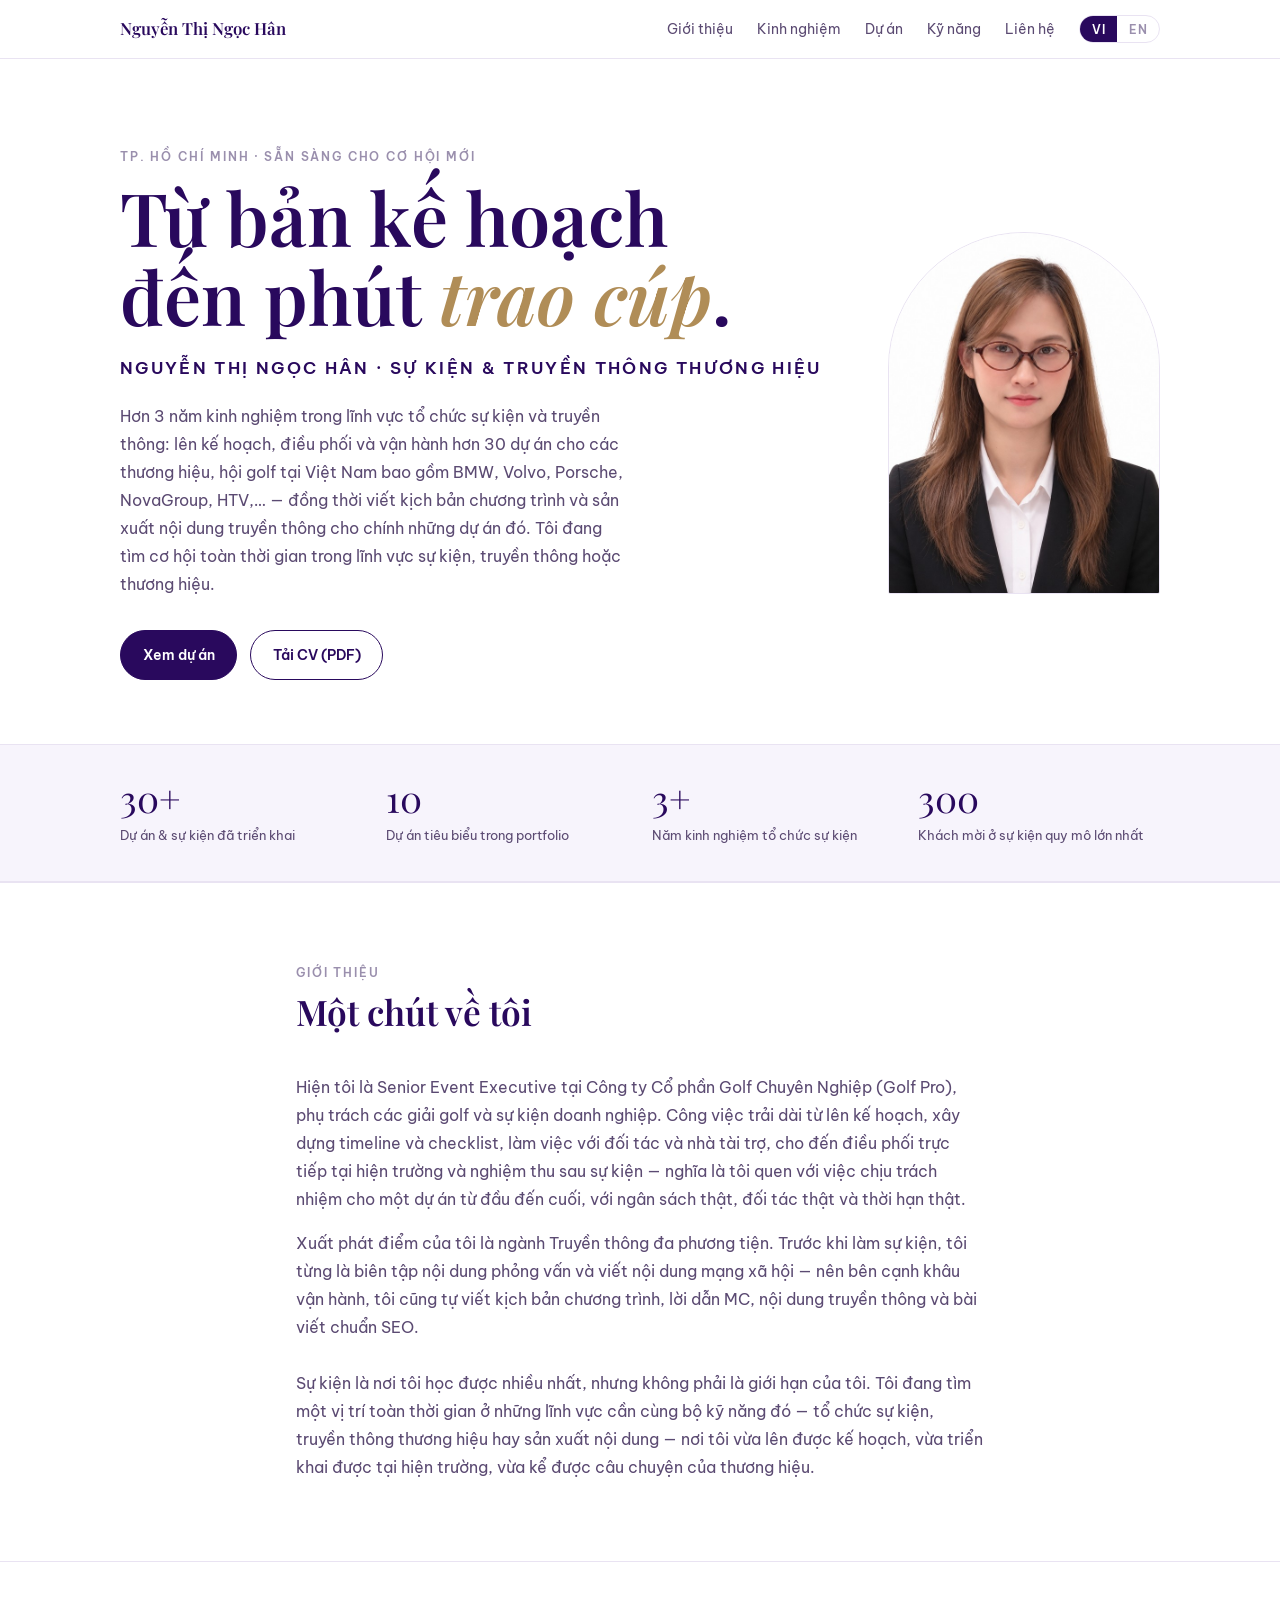
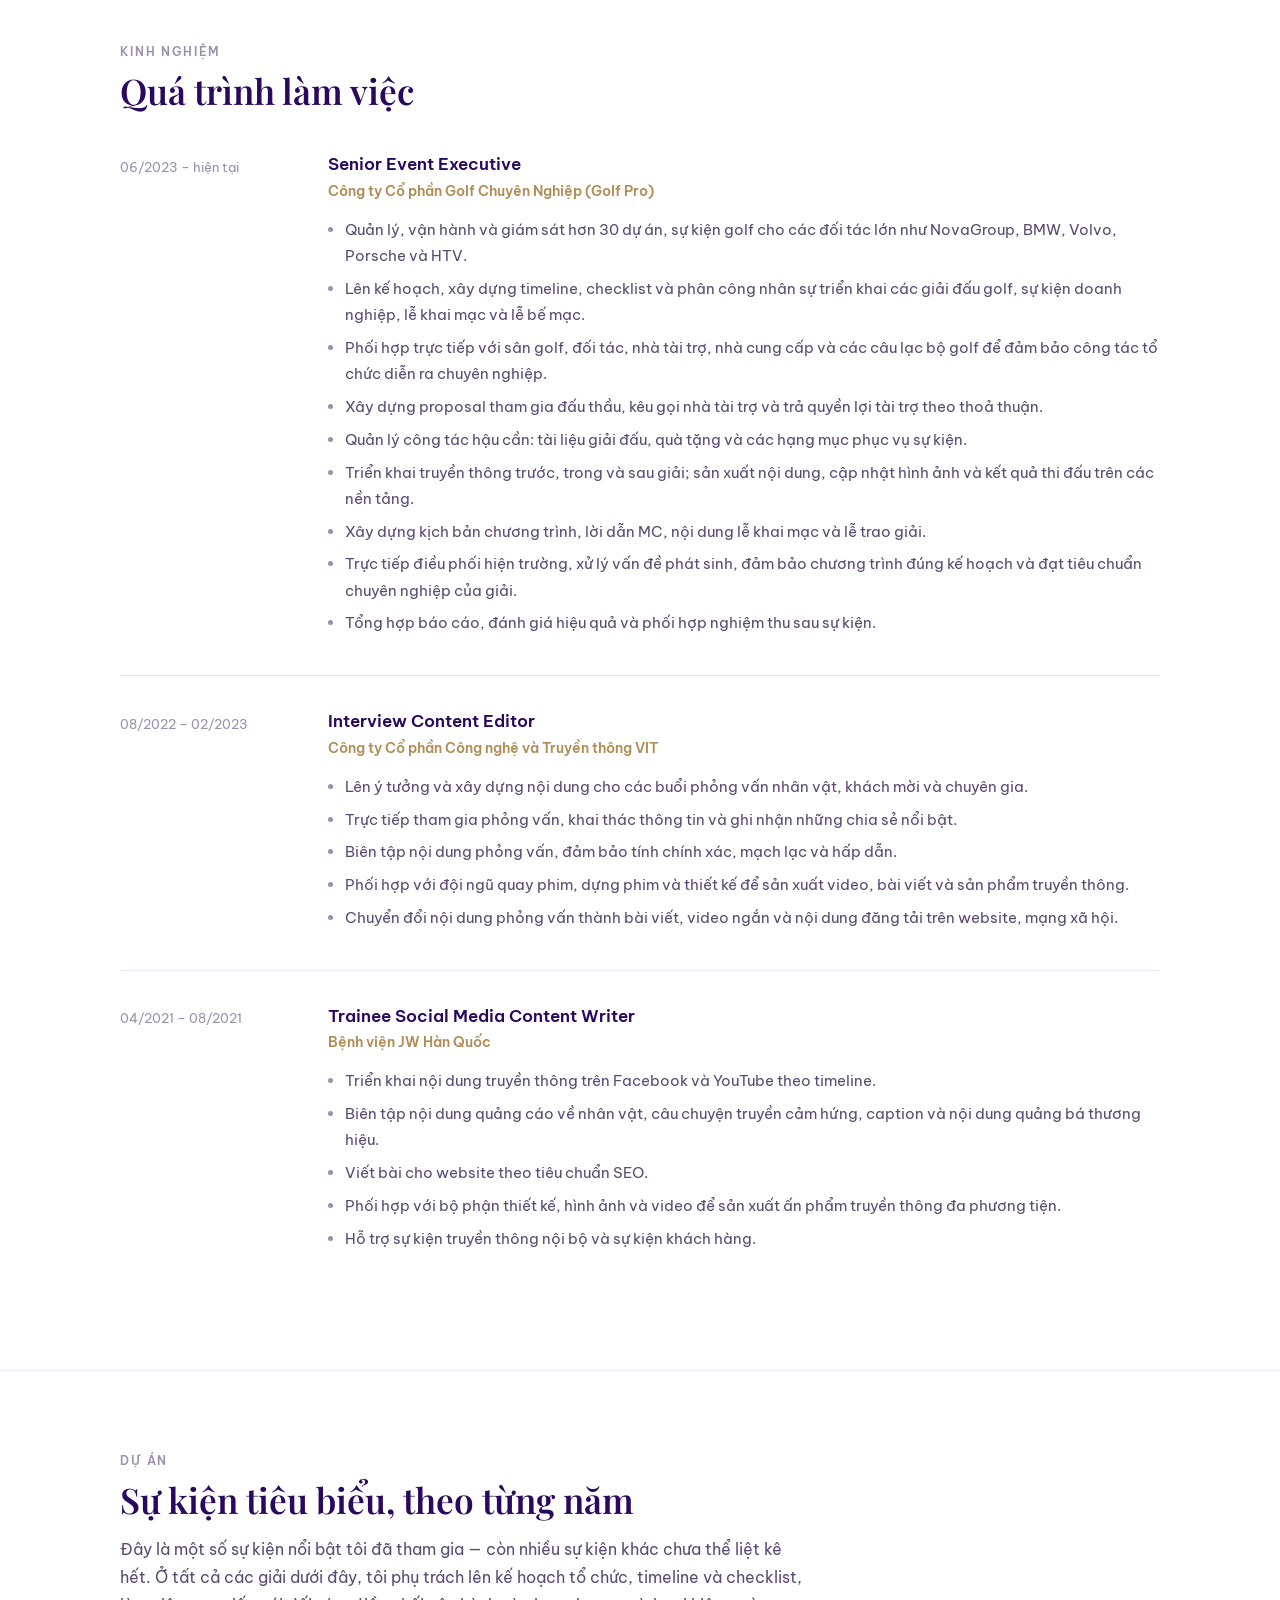
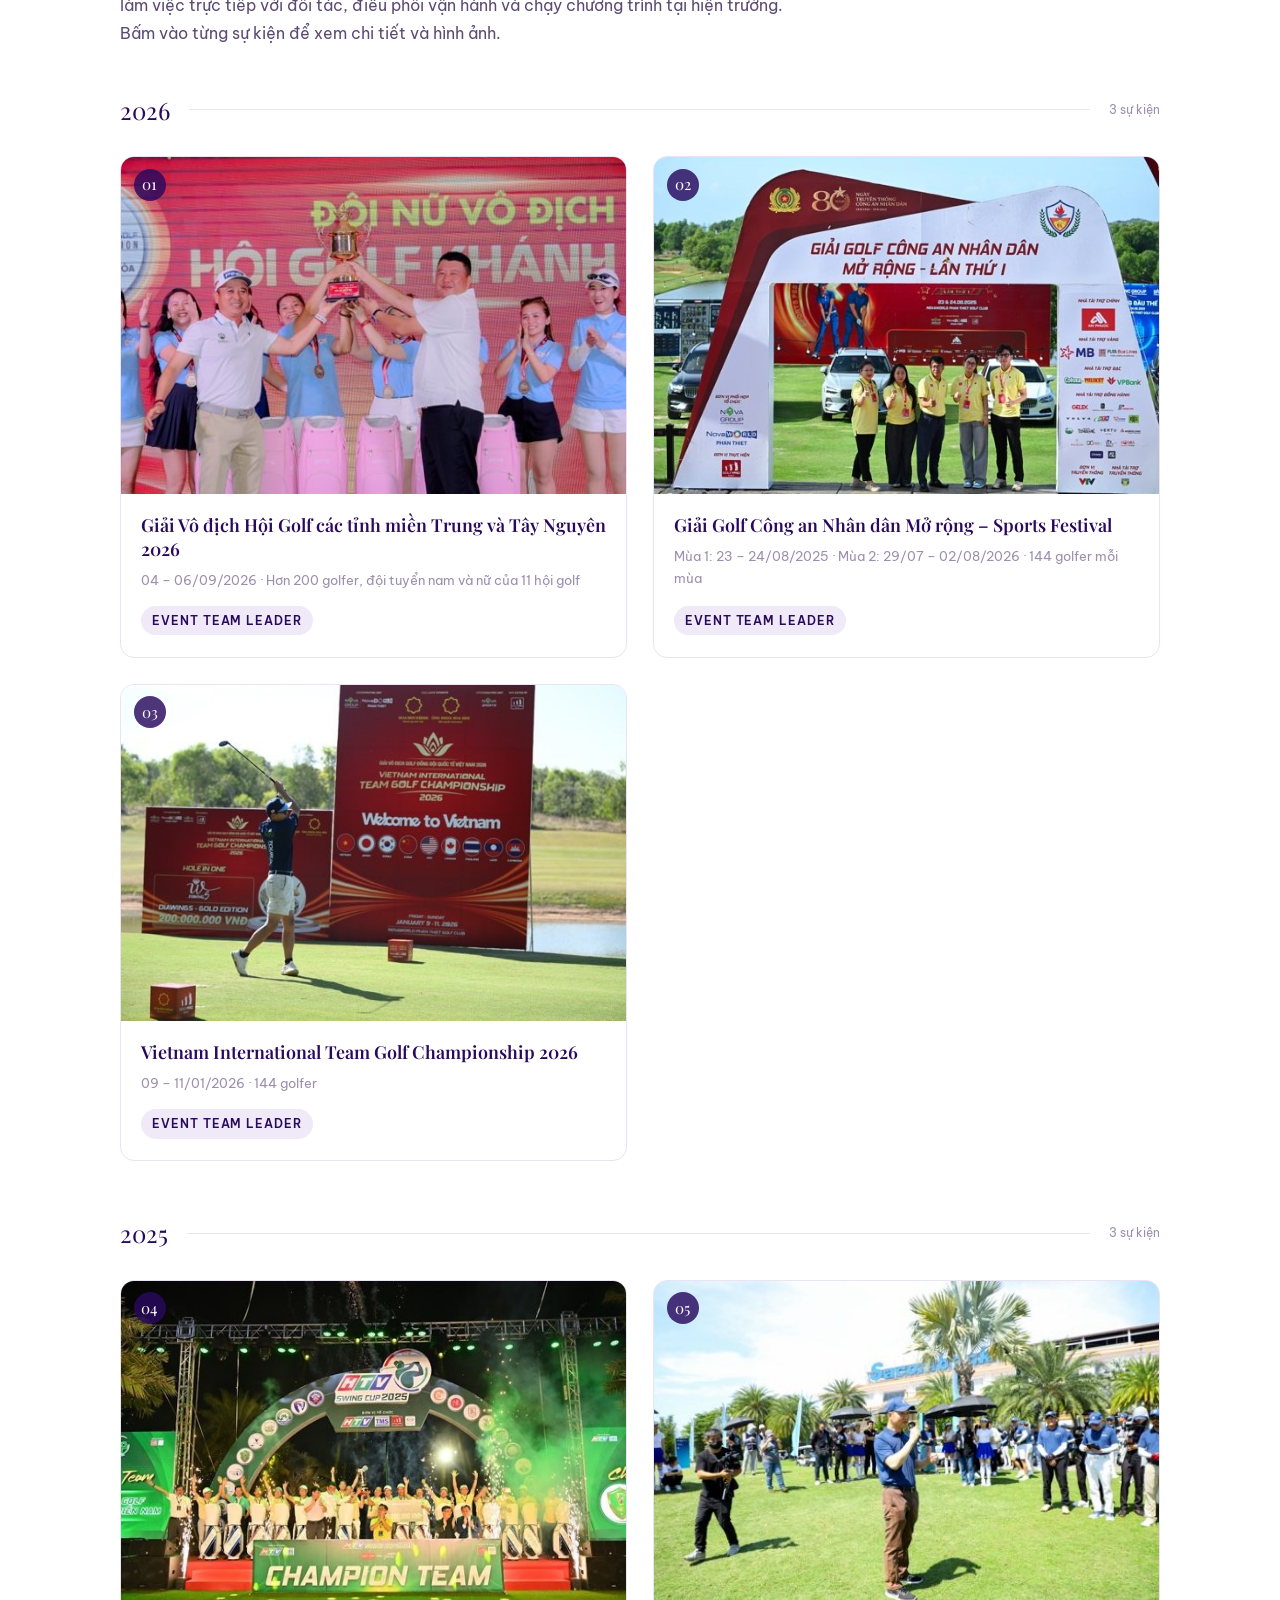
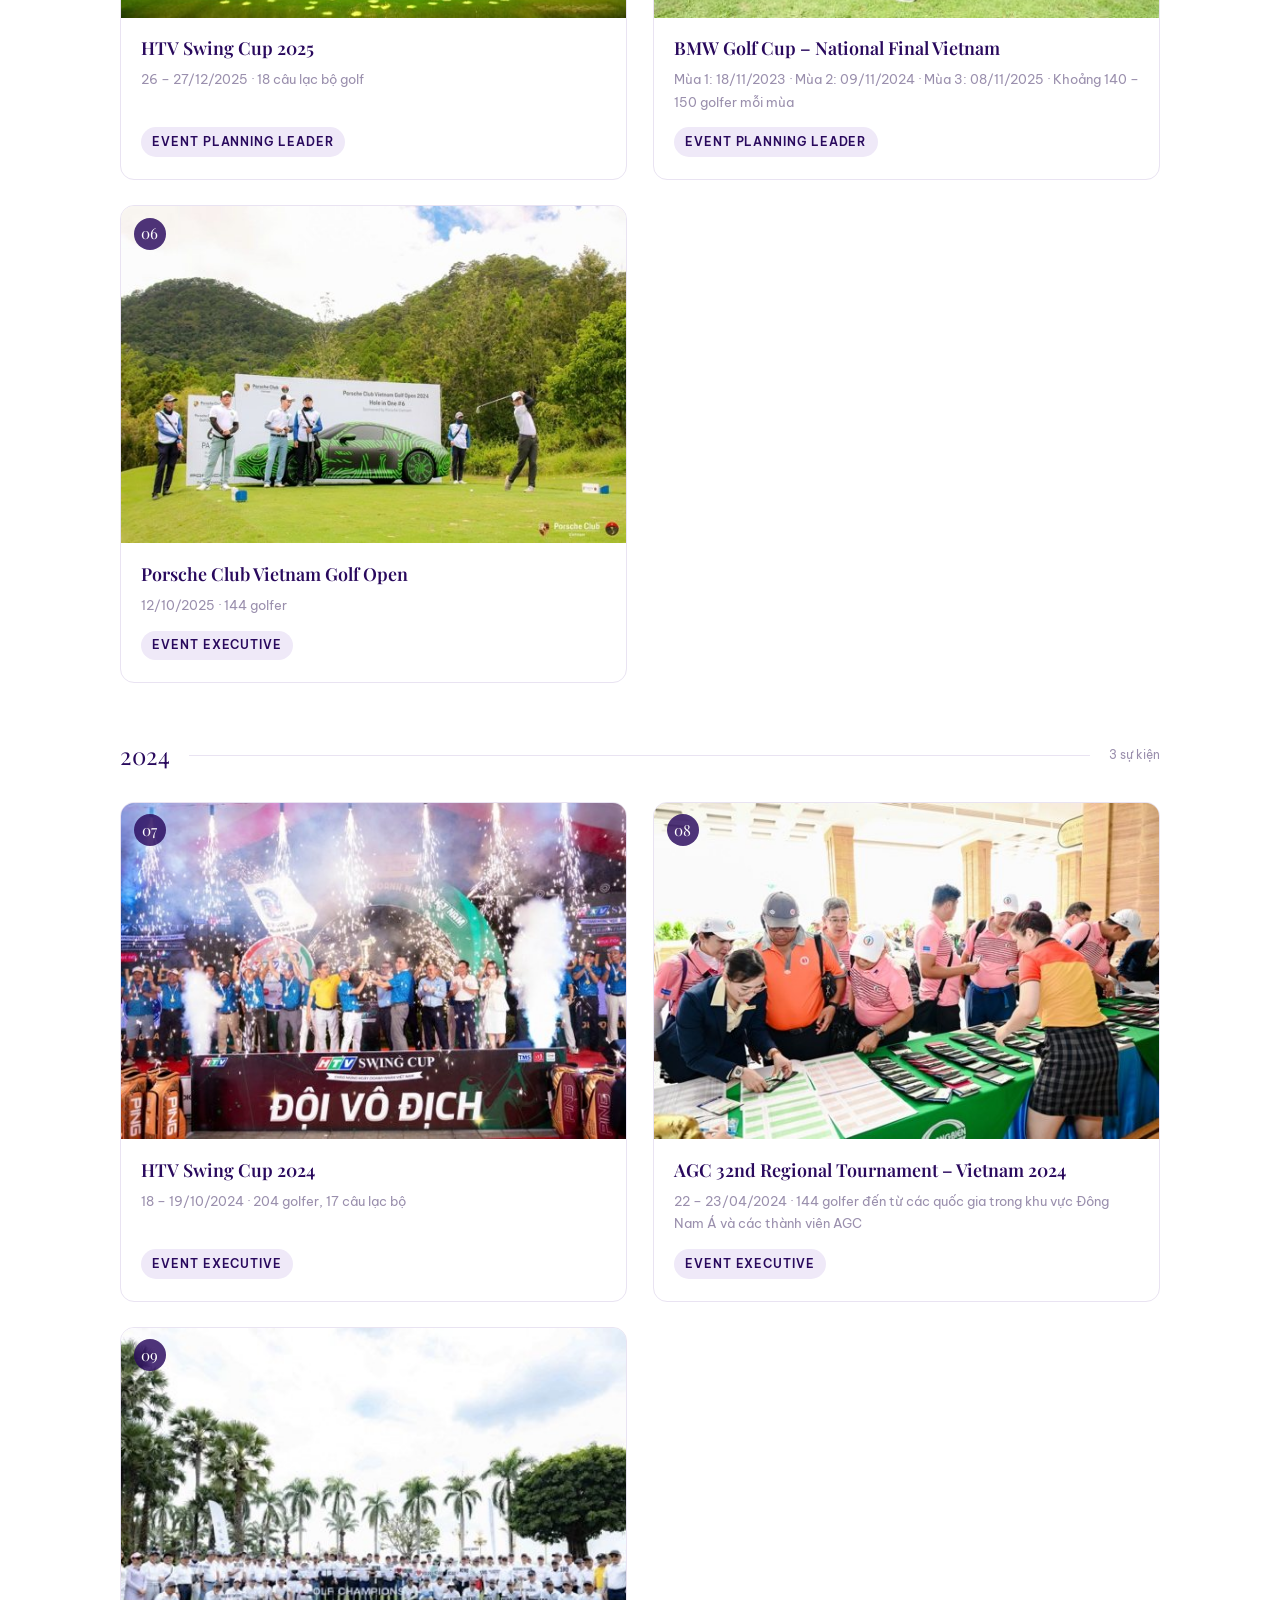
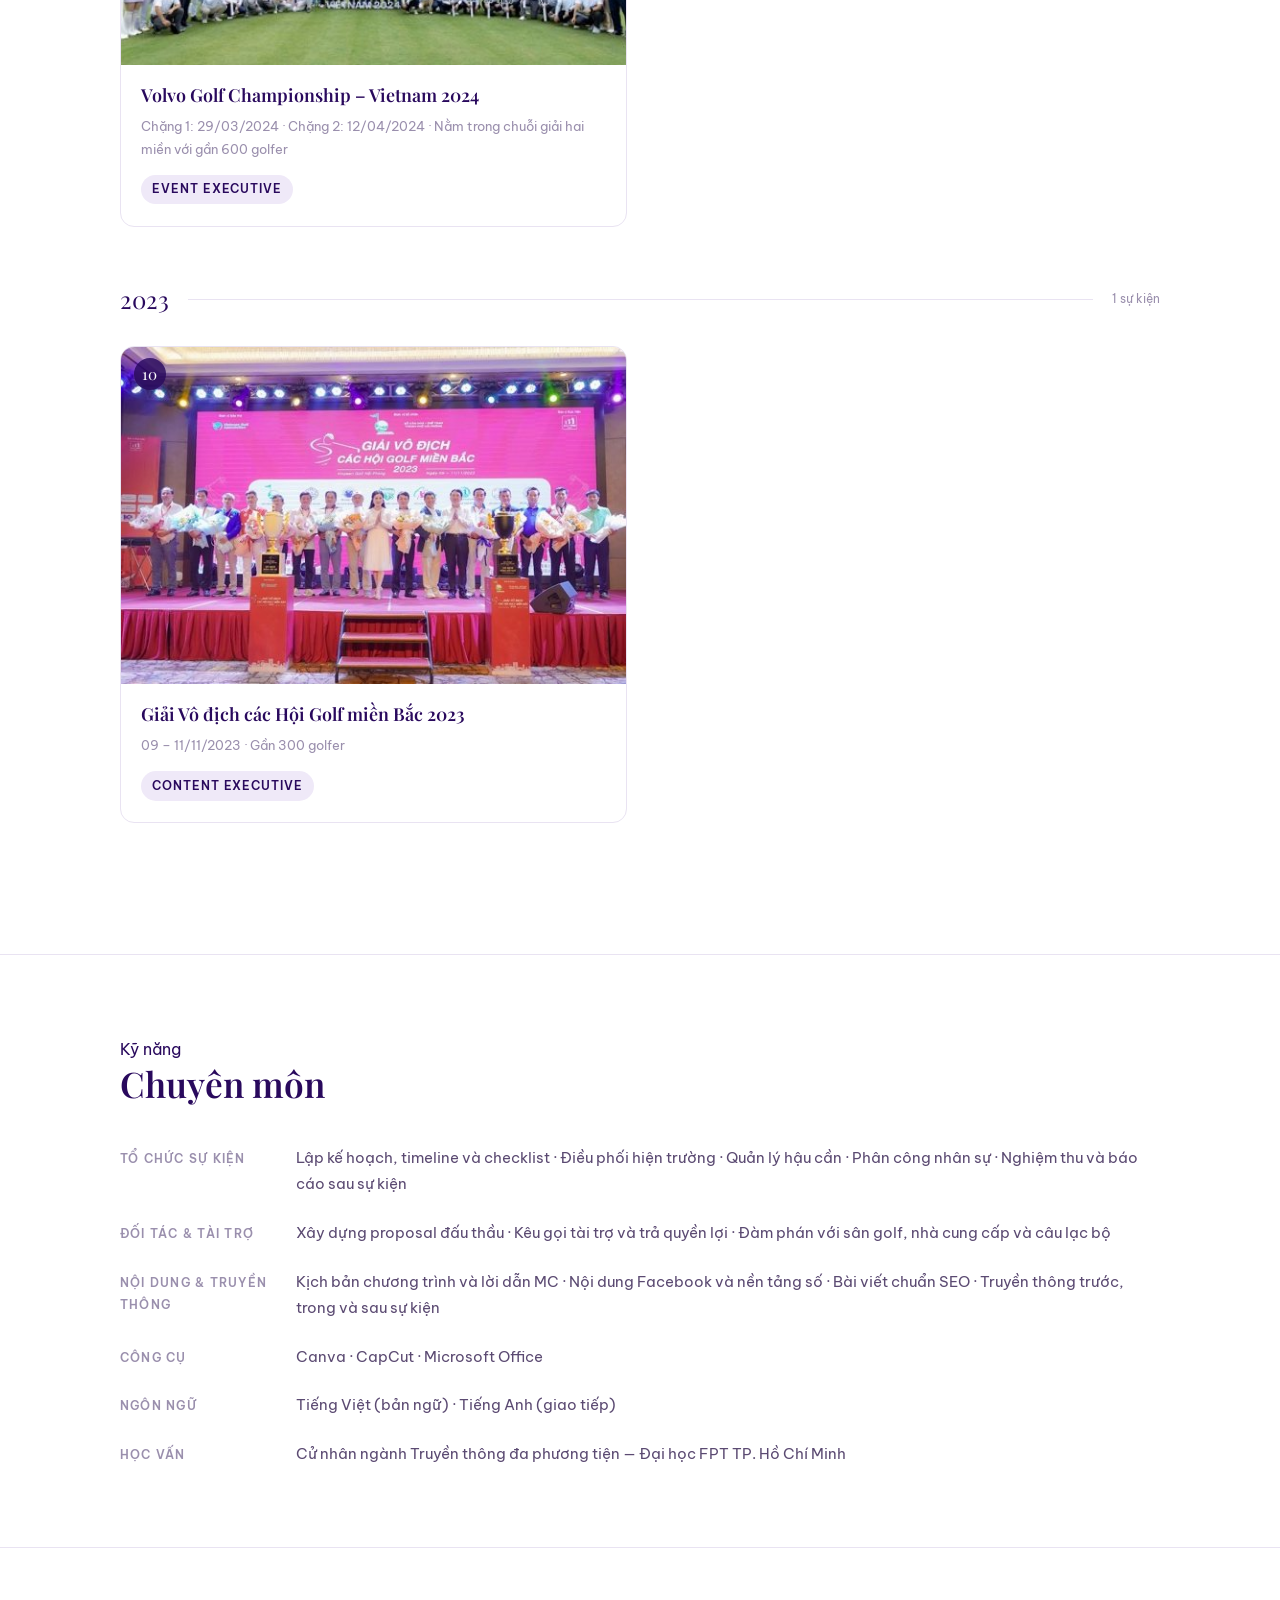
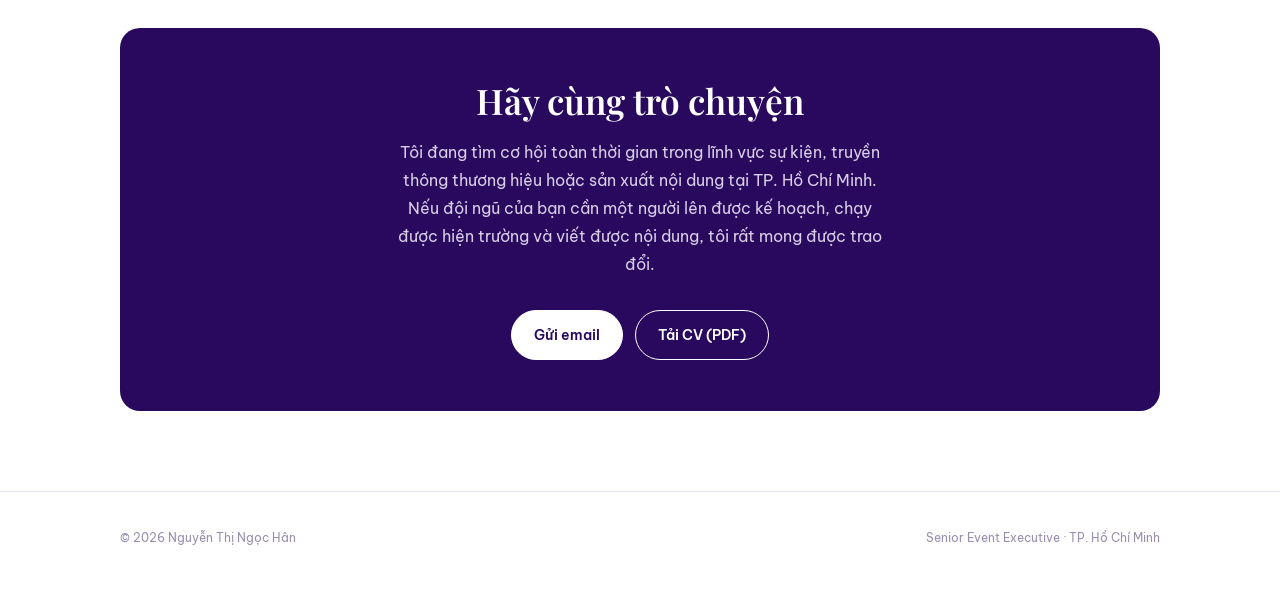
<file: index.html>
<!DOCTYPE html>
<html lang="vi">
<head>
  <meta charset="UTF-8">
  <meta name="viewport" content="width=device-width, initial-scale=1.0">
  <title>Nguyễn Thị Ngọc Hân — Senior Event Executive</title>
  <meta name="description" content="Portfolio của Nguyễn Thị Ngọc Hân — Senior Event Executive, hơn 3 năm kinh nghiệm với BMW, Volvo, Porsche, NovaGroup và HTV. Đang tìm cơ hội toàn thời gian trong lĩnh vực sự kiện, truyền thông và thương hiệu.">
  <link rel="icon" type="image/svg+xml" href="assets/img/favicon.svg">
  <link rel="preconnect" href="https://fonts.googleapis.com">
  <link rel="preconnect" href="https://fonts.gstatic.com" crossorigin>
  <link href="https://fonts.googleapis.com/css2?family=Playfair+Display:ital,wght@0,500;0,600;0,700;1,500&family=Be+Vietnam+Pro:wght@400;500;600&display=swap" rel="stylesheet">
  <link rel="stylesheet" href="assets/css/style.css">
</head>
<body data-title-vi="Nguyễn Thị Ngọc Hân — Senior Event Executive" data-title-en="Han Nguyen — Senior Event Executive"
      data-desc-vi="Portfolio của Nguyễn Thị Ngọc Hân — Senior Event Executive, hơn 3 năm kinh nghiệm với BMW, Volvo, Porsche, NovaGroup và HTV. Đang tìm cơ hội toàn thời gian trong lĩnh vực sự kiện, truyền thông và thương hiệu." data-desc-en="Portfolio of Han Nguyen — a Senior Event Executive with 3+ years running golf tournaments for BMW, Volvo, Porsche, NovaGroup and HTV. Open to full-time roles in events, communications and brand.">

  <nav class="nav">
    <div class="nav-inner">
      <a class="nav-name" href="index.html" data-vi="Nguyễn Thị Ngọc Hân" data-en="Han Nguyen">Nguyễn Thị Ngọc Hân</a>
      <div class="nav-right">
        <div class="nav-links">
          <a href="index.html#about" data-vi="Giới thiệu" data-en="About">Giới thiệu</a>
          <a href="index.html#experience" data-vi="Kinh nghiệm" data-en="Experience">Kinh nghiệm</a>
          <a href="index.html#projects" data-vi="Dự án" data-en="Projects">Dự án</a>
          <a href="index.html#skills" data-vi="Kỹ năng" data-en="Skills">Kỹ năng</a>
          <a href="index.html#contact" data-vi="Liên hệ" data-en="Contact">Liên hệ</a>
        </div>
        <div class="lang" role="group" aria-label="Ngôn ngữ / Language">
          <button data-lang="vi" aria-pressed="true">VI</button>
          <button data-lang="en" aria-pressed="false">EN</button>
        </div>
      </div>
    </div>
  </nav>

  <header class="hero">
    <div class="wrap hero-grid">
      <div>
        <p class="kicker reveal" data-vi="TP. Hồ Chí Minh · Sẵn sàng cho cơ hội mới" data-en="Ho Chi Minh City · Open to new opportunities">TP. Hồ Chí Minh · Sẵn sàng cho cơ hội mới</p>
        <h1 class="reveal" data-vi="Từ bản kế hoạch&lt;br&gt;đến phút &lt;em&gt;trao cúp&lt;/em&gt;." data-en="From the first plan&lt;br&gt;to the final &lt;em&gt;trophy&lt;/em&gt;.">Từ bản kế hoạch<br>đến phút <em>trao cúp</em>.</h1>
        <p class="role reveal" data-vi="Nguyễn Thị Ngọc Hân · Sự kiện &amp;amp; Truyền thông thương hiệu" data-en="Han Nguyen · Events &amp;amp; Brand Communications">Nguyễn Thị Ngọc Hân · Sự kiện &amp; Truyền thông thương hiệu</p>
        <p class="intro reveal" data-vi="Hơn 3 năm kinh nghiệm trong lĩnh vực tổ chức sự kiện và truyền thông: lên kế hoạch, điều phối và vận hành hơn 30 dự án cho các thương hiệu, hội golf tại Việt Nam bao gồm BMW, Volvo, Porsche, NovaGroup, HTV,… — đồng thời viết kịch bản chương trình và sản xuất nội dung truyền thông cho chính những dự án đó. Tôi đang tìm cơ hội toàn thời gian trong lĩnh vực sự kiện, truyền thông hoặc thương hiệu." data-en="Over three years in event management and communications: planning, coordinating and running 30+ projects for brands and golf associations in Vietnam including BMW, Volvo, Porsche, NovaGroup and HTV — while writing the run-of-show scripts and producing the communications content for those same projects. I am looking for a full-time role in events, communications or brand.">Hơn 3 năm kinh nghiệm trong lĩnh vực tổ chức sự kiện và truyền thông: lên kế hoạch, điều phối và vận hành hơn 30 dự án cho các thương hiệu, hội golf tại Việt Nam bao gồm BMW, Volvo, Porsche, NovaGroup, HTV,… — đồng thời viết kịch bản chương trình và sản xuất nội dung truyền thông cho chính những dự án đó. Tôi đang tìm cơ hội toàn thời gian trong lĩnh vực sự kiện, truyền thông hoặc thương hiệu.</p>
        <div class="hero-cta reveal">
          <a class="btn btn-solid" data-vi="Xem dự án" data-en="View projects" href="#projects">Xem dự án</a>
          <a class="btn btn-ghost" data-vi="Tải CV (PDF)" data-en="Download CV (PDF)" href="assets/CV_Nguyen_Thi_Ngoc_Han.pdf?v=5" data-href-vi="assets/CV_Nguyen_Thi_Ngoc_Han.pdf?v=5" data-href-en="assets/CV_Han_Nguyen_EN.pdf?v=5">Tải CV (PDF)</a>
        </div>
      </div>
      <div class="portrait reveal">
        <img src="assets/img/portrait.jpg?v=2" alt="Nguyễn Thị Ngọc Hân" width="540" height="720">
      </div>
    </div>
  </header>

  <section class="stats">
    <div class="stats-inner">
      <div class="stat">
        <div class="n">30+</div>
        <div class="l" data-vi="Dự án &amp; sự kiện đã triển khai" data-en="Projects &amp; events delivered">Dự án & sự kiện đã triển khai</div>
      </div>
      <div class="stat">
        <div class="n">10</div>
        <div class="l" data-vi="Dự án tiêu biểu trong portfolio" data-en="Flagship projects in this portfolio">Dự án tiêu biểu trong portfolio</div>
      </div>
      <div class="stat">
        <div class="n">3+</div>
        <div class="l" data-vi="Năm kinh nghiệm tổ chức sự kiện" data-en="Years in event management">Năm kinh nghiệm tổ chức sự kiện</div>
      </div>
      <div class="stat">
        <div class="n">300</div>
        <div class="l" data-vi="Khách mời ở sự kiện quy mô lớn nhất" data-en="Guests at the largest single event">Khách mời ở sự kiện quy mô lớn nhất</div>
      </div>
    </div>
  </section>

  <section class="section" id="about">
    <div class="wrap wrap-text">
      <p class="kicker" data-vi="Giới thiệu" data-en="About">Giới thiệu</p>
      <h2 data-vi="Một chút về tôi" data-en="A little about me">Một chút về tôi</h2>
      <p data-vi="Hiện tôi là Senior Event Executive tại Công ty Cổ phần Golf Chuyên Nghiệp (Golf Pro), phụ trách các giải golf và sự kiện doanh nghiệp. Công việc trải dài từ lên kế hoạch, xây dựng timeline và checklist, làm việc với đối tác và nhà tài trợ, cho đến điều phối trực tiếp tại hiện trường và nghiệm thu sau sự kiện — nghĩa là tôi quen với việc chịu trách nhiệm cho một dự án từ đầu đến cuối, với ngân sách thật, đối tác thật và thời hạn thật." data-en="I am currently a Senior Event Executive at Professional Golf JSC (Golf Pro), responsible for golf tournaments and corporate events. The work runs from planning, timelines and checklists, through partner and sponsor management, to hands-on coordination on site and post-event sign-off — which means I am used to owning a project end to end, with real budgets, real partners and real deadlines." style="color:var(--ink-2); margin-bottom:1rem;">Hiện tôi là Senior Event Executive tại Công ty Cổ phần Golf Chuyên Nghiệp (Golf Pro), phụ trách các giải golf và sự kiện doanh nghiệp. Công việc trải dài từ lên kế hoạch, xây dựng timeline và checklist, làm việc với đối tác và nhà tài trợ, cho đến điều phối trực tiếp tại hiện trường và nghiệm thu sau sự kiện — nghĩa là tôi quen với việc chịu trách nhiệm cho một dự án từ đầu đến cuối, với ngân sách thật, đối tác thật và thời hạn thật.</p>
      <p data-vi="Xuất phát điểm của tôi là ngành Truyền thông đa phương tiện. Trước khi làm sự kiện, tôi từng là biên tập nội dung phỏng vấn và viết nội dung mạng xã hội — nên bên cạnh khâu vận hành, tôi cũng tự viết kịch bản chương trình, lời dẫn MC, nội dung truyền thông và bài viết chuẩn SEO.&lt;br&gt;&lt;br&gt;Sự kiện là nơi tôi học được nhiều nhất, nhưng không phải là giới hạn của tôi. Tôi đang tìm một vị trí toàn thời gian ở những lĩnh vực cần cùng bộ kỹ năng đó — tổ chức sự kiện, truyền thông thương hiệu hay sản xuất nội dung — nơi tôi vừa lên được kế hoạch, vừa triển khai được tại hiện trường, vừa kể được câu chuyện của thương hiệu." data-en="I came into this from a multimedia communications degree. Before events I worked as an interview content editor and a social media content writer — so alongside operations, I write the run-of-show scripts, MC cues, communications content and SEO articles myself.&lt;br&gt;&lt;br&gt;Events are where I have learned the most, but they are not where I want to stop. I am looking for a full-time role in any field that calls for the same skill set — event management, brand communications or content production — somewhere I can plan the work, deliver it on the ground, and tell the brand’s story around it." style="color:var(--ink-2);">Xuất phát điểm của tôi là ngành Truyền thông đa phương tiện. Trước khi làm sự kiện, tôi từng là biên tập nội dung phỏng vấn và viết nội dung mạng xã hội — nên bên cạnh khâu vận hành, tôi cũng tự viết kịch bản chương trình, lời dẫn MC, nội dung truyền thông và bài viết chuẩn SEO.<br><br>Sự kiện là nơi tôi học được nhiều nhất, nhưng không phải là giới hạn của tôi. Tôi đang tìm một vị trí toàn thời gian ở những lĩnh vực cần cùng bộ kỹ năng đó — tổ chức sự kiện, truyền thông thương hiệu hay sản xuất nội dung — nơi tôi vừa lên được kế hoạch, vừa triển khai được tại hiện trường, vừa kể được câu chuyện của thương hiệu.</p>
    </div>
  </section>

  <section class="section" id="experience">
    <div class="wrap">
      <p class="kicker" data-vi="Kinh nghiệm" data-en="Experience">Kinh nghiệm</p>
      <h2 data-vi="Quá trình làm việc" data-en="Where I have worked">Quá trình làm việc</h2>
      <div class="jobs">
      <div class="job reveal">
        <div class="when" data-vi="06/2023 – hiện tại" data-en="Jun 2023 – Present">06/2023 – hiện tại</div>
        <div>
          <h3 data-vi="Senior Event Executive" data-en="Senior Event Executive">Senior Event Executive</h3>
          <p class="org" data-vi="Công ty Cổ phần Golf Chuyên Nghiệp (Golf Pro)" data-en="Professional Golf JSC (Golf Pro)">Công ty Cổ phần Golf Chuyên Nghiệp (Golf Pro)</p>
          <ul>
      <li data-vi="Quản lý, vận hành và giám sát hơn 30 dự án, sự kiện golf cho các đối tác lớn như NovaGroup, BMW, Volvo, Porsche và HTV." data-en="Managed and supervised 30+ golf projects and events for major partners including NovaGroup, BMW, Volvo, Porsche and HTV.">Quản lý, vận hành và giám sát hơn 30 dự án, sự kiện golf cho các đối tác lớn như NovaGroup, BMW, Volvo, Porsche và HTV.</li>
      <li data-vi="Lên kế hoạch, xây dựng timeline, checklist và phân công nhân sự triển khai các giải đấu golf, sự kiện doanh nghiệp, lễ khai mạc và lễ bế mạc." data-en="Planned tournaments, corporate events and opening/closing ceremonies — building timelines, checklists and crew assignments.">Lên kế hoạch, xây dựng timeline, checklist và phân công nhân sự triển khai các giải đấu golf, sự kiện doanh nghiệp, lễ khai mạc và lễ bế mạc.</li>
      <li data-vi="Phối hợp trực tiếp với sân golf, đối tác, nhà tài trợ, nhà cung cấp và các câu lạc bộ golf để đảm bảo công tác tổ chức diễn ra chuyên nghiệp." data-en="Worked hand in hand with golf courses, partners, sponsors, suppliers and golf clubs to keep delivery professional throughout.">Phối hợp trực tiếp với sân golf, đối tác, nhà tài trợ, nhà cung cấp và các câu lạc bộ golf để đảm bảo công tác tổ chức diễn ra chuyên nghiệp.</li>
      <li data-vi="Xây dựng proposal tham gia đấu thầu, kêu gọi nhà tài trợ và trả quyền lợi tài trợ theo thoả thuận." data-en="Wrote bid proposals, secured sponsors and delivered the agreed sponsorship benefits.">Xây dựng proposal tham gia đấu thầu, kêu gọi nhà tài trợ và trả quyền lợi tài trợ theo thoả thuận.</li>
      <li data-vi="Quản lý công tác hậu cần: tài liệu giải đấu, quà tặng và các hạng mục phục vụ sự kiện." data-en="Ran event logistics: tournament collateral, gifts and all on-site service items.">Quản lý công tác hậu cần: tài liệu giải đấu, quà tặng và các hạng mục phục vụ sự kiện.</li>
      <li data-vi="Triển khai truyền thông trước, trong và sau giải; sản xuất nội dung, cập nhật hình ảnh và kết quả thi đấu trên các nền tảng." data-en="Delivered communications before, during and after each tournament — producing content and publishing photos and results across platforms.">Triển khai truyền thông trước, trong và sau giải; sản xuất nội dung, cập nhật hình ảnh và kết quả thi đấu trên các nền tảng.</li>
      <li data-vi="Xây dựng kịch bản chương trình, lời dẫn MC, nội dung lễ khai mạc và lễ trao giải." data-en="Wrote run-of-show scripts, MC cue sheets and the content for opening and awards ceremonies.">Xây dựng kịch bản chương trình, lời dẫn MC, nội dung lễ khai mạc và lễ trao giải.</li>
      <li data-vi="Trực tiếp điều phối hiện trường, xử lý vấn đề phát sinh, đảm bảo chương trình đúng kế hoạch và đạt tiêu chuẩn chuyên nghiệp của giải." data-en="Coordinated on site, resolved issues as they arose and kept each programme on plan and on standard.">Trực tiếp điều phối hiện trường, xử lý vấn đề phát sinh, đảm bảo chương trình đúng kế hoạch và đạt tiêu chuẩn chuyên nghiệp của giải.</li>
      <li data-vi="Tổng hợp báo cáo, đánh giá hiệu quả và phối hợp nghiệm thu sau sự kiện." data-en="Compiled reports, evaluated performance and handled post-event sign-off.">Tổng hợp báo cáo, đánh giá hiệu quả và phối hợp nghiệm thu sau sự kiện.</li>
    </ul>
        </div>
      </div>
      <div class="job reveal">
        <div class="when" data-vi="08/2022 – 02/2023" data-en="Aug 2022 – Feb 2023">08/2022 – 02/2023</div>
        <div>
          <h3 data-vi="Interview Content Editor" data-en="Interview Content Editor">Interview Content Editor</h3>
          <p class="org" data-vi="Công ty Cổ phần Công nghệ và Truyền thông VIT" data-en="VIT Technology &amp; Media JSC">Công ty Cổ phần Công nghệ và Truyền thông VIT</p>
          <ul>
      <li data-vi="Lên ý tưởng và xây dựng nội dung cho các buổi phỏng vấn nhân vật, khách mời và chuyên gia." data-en="Developed concepts and content for interviews with guests, experts and featured figures.">Lên ý tưởng và xây dựng nội dung cho các buổi phỏng vấn nhân vật, khách mời và chuyên gia.</li>
      <li data-vi="Trực tiếp tham gia phỏng vấn, khai thác thông tin và ghi nhận những chia sẻ nổi bật." data-en="Conducted interviews, drew out the story and captured the strongest material.">Trực tiếp tham gia phỏng vấn, khai thác thông tin và ghi nhận những chia sẻ nổi bật.</li>
      <li data-vi="Biên tập nội dung phỏng vấn, đảm bảo tính chính xác, mạch lạc và hấp dẫn." data-en="Edited interview content for accuracy, flow and engagement.">Biên tập nội dung phỏng vấn, đảm bảo tính chính xác, mạch lạc và hấp dẫn.</li>
      <li data-vi="Phối hợp với đội ngũ quay phim, dựng phim và thiết kế để sản xuất video, bài viết và sản phẩm truyền thông." data-en="Partnered with the film, edit and design teams to produce videos, articles and media assets.">Phối hợp với đội ngũ quay phim, dựng phim và thiết kế để sản xuất video, bài viết và sản phẩm truyền thông.</li>
      <li data-vi="Chuyển đổi nội dung phỏng vấn thành bài viết, video ngắn và nội dung đăng tải trên website, mạng xã hội." data-en="Turned interviews into articles, short-form video and content for the website and social channels.">Chuyển đổi nội dung phỏng vấn thành bài viết, video ngắn và nội dung đăng tải trên website, mạng xã hội.</li>
    </ul>
        </div>
      </div>
      <div class="job reveal">
        <div class="when" data-vi="04/2021 – 08/2021" data-en="Apr 2021 – Aug 2021">04/2021 – 08/2021</div>
        <div>
          <h3 data-vi="Trainee Social Media Content Writer" data-en="Trainee Social Media Content Writer">Trainee Social Media Content Writer</h3>
          <p class="org" data-vi="Bệnh viện JW Hàn Quốc" data-en="JW Korea Hospital">Bệnh viện JW Hàn Quốc</p>
          <ul>
      <li data-vi="Triển khai nội dung truyền thông trên Facebook và YouTube theo timeline." data-en="Published communications content on Facebook and YouTube to schedule.">Triển khai nội dung truyền thông trên Facebook và YouTube theo timeline.</li>
      <li data-vi="Biên tập nội dung quảng cáo về nhân vật, câu chuyện truyền cảm hứng, caption và nội dung quảng bá thương hiệu." data-en="Wrote advertising copy, inspirational stories, captions and brand content.">Biên tập nội dung quảng cáo về nhân vật, câu chuyện truyền cảm hứng, caption và nội dung quảng bá thương hiệu.</li>
      <li data-vi="Viết bài cho website theo tiêu chuẩn SEO." data-en="Produced SEO-standard articles for the website.">Viết bài cho website theo tiêu chuẩn SEO.</li>
      <li data-vi="Phối hợp với bộ phận thiết kế, hình ảnh và video để sản xuất ấn phẩm truyền thông đa phương tiện." data-en="Worked with design, photo and video teams on multimedia publications.">Phối hợp với bộ phận thiết kế, hình ảnh và video để sản xuất ấn phẩm truyền thông đa phương tiện.</li>
      <li data-vi="Hỗ trợ sự kiện truyền thông nội bộ và sự kiện khách hàng." data-en="Supported internal communications events and customer events.">Hỗ trợ sự kiện truyền thông nội bộ và sự kiện khách hàng.</li>
    </ul>
        </div>
      </div>
      </div>
    </div>
  </section>

  <section class="section" id="projects">
    <div class="wrap">
      <p class="kicker" data-vi="Dự án" data-en="Projects">Dự án</p>
      <h2 data-vi="Sự kiện tiêu biểu, theo từng năm" data-en="Selected events, year by year">Sự kiện tiêu biểu, theo từng năm</h2>
      <p data-vi="Đây là một số sự kiện nổi bật tôi đã tham gia — còn nhiều sự kiện khác chưa thể liệt kê hết. Ở tất cả các giải dưới đây, tôi phụ trách lên kế hoạch tổ chức, timeline và checklist, làm việc trực tiếp với đối tác, điều phối vận hành và chạy chương trình tại hiện trường. Bấm vào từng sự kiện để xem chi tiết và hình ảnh." data-en="These are some of the events I am proudest of — there are many more I could not fit here. On every tournament below I was responsible for the organising plan, timeline and checklist, direct partner liaison, operational coordination and running the show on site. Click any event for details and photos." style="color:var(--ink-2); max-width:62ch; margin:-1.6rem 0 2.6rem;">Đây là một số sự kiện nổi bật tôi đã tham gia — còn nhiều sự kiện khác chưa thể liệt kê hết. Ở tất cả các giải dưới đây, tôi phụ trách lên kế hoạch tổ chức, timeline và checklist, làm việc trực tiếp với đối tác, điều phối vận hành và chạy chương trình tại hiện trường. Bấm vào từng sự kiện để xem chi tiết và hình ảnh.</p>
      <div class="year-block reveal">
        <div class="year-head">
          <span class="y">2026</span>
          <span class="rule"></span>
          <span class="c" data-vi="3 sự kiện" data-en="3 events">3 sự kiện</span>
        </div>
        <div class="cards">
        <a class="card" href="projects/hoi-golf-mien-trung-tay-nguyen-2026.html">
          <div class="card-img">
            <span class="card-num">01</span>
            <img src="assets/img/events/hoi-golf-mien-trung-tay-nguyen-2026/01.jpg" alt="Giải Vô địch Hội Golf các tỉnh miền Trung và Tây Nguyên 2026" loading="lazy" width="1200" height="800">
          </div>
          <div class="card-body">
            <h3 data-vi="Giải Vô địch Hội Golf các tỉnh miền Trung và Tây Nguyên 2026" data-en="Central &amp; Central Highlands Golf Association Championship 2026">Giải Vô địch Hội Golf các tỉnh miền Trung và Tây Nguyên 2026</h3>
            <p class="card-meta" data-vi="04 – 06/09/2026 · Hơn 200 golfer, đội tuyển nam và nữ của 11 hội golf" data-en="4 – 6 Sep 2026 · 200+ golfers, men’s and women’s teams from 11 associations">04 – 06/09/2026 · Hơn 200 golfer, đội tuyển nam và nữ của 11 hội golf</p>
            <span class="card-role" data-vi="Event Team Leader" data-en="Event Team Leader">Event Team Leader</span>
          </div>
        </a>
        <a class="card" href="projects/cand-sports-festival.html">
          <div class="card-img">
            <span class="card-num">02</span>
            <img src="assets/img/events/cand-sports-festival/01.jpg" alt="Giải Golf Công an Nhân dân Mở rộng – Sports Festival" loading="lazy" width="1200" height="800">
          </div>
          <div class="card-body">
            <h3 data-vi="Giải Golf Công an Nhân dân Mở rộng – Sports Festival" data-en="People’s Public Security Open Golf Tournament – Sports Festival">Giải Golf Công an Nhân dân Mở rộng – Sports Festival</h3>
            <p class="card-meta" data-vi="Mùa 1: 23 – 24/08/2025 · Mùa 2: 29/07 – 02/08/2026 · 144 golfer mỗi mùa" data-en="Edition 1: 23 – 24 Aug 2025 · Edition 2: 29 Jul – 2 Aug 2026 · 144 golfers per edition">Mùa 1: 23 – 24/08/2025 · Mùa 2: 29/07 – 02/08/2026 · 144 golfer mỗi mùa</p>
            <span class="card-role" data-vi="Event Team Leader" data-en="Event Team Leader">Event Team Leader</span>
          </div>
        </a>
        <a class="card" href="projects/vn-international-team-2026.html">
          <div class="card-img">
            <span class="card-num">03</span>
            <img src="assets/img/events/vn-international-team-2026/01.jpg" alt="Vietnam International Team Golf Championship 2026" loading="lazy" width="1200" height="800">
          </div>
          <div class="card-body">
            <h3 data-vi="Vietnam International Team Golf Championship 2026" data-en="Vietnam International Team Golf Championship 2026">Vietnam International Team Golf Championship 2026</h3>
            <p class="card-meta" data-vi="09 – 11/01/2026 · 144 golfer" data-en="9 – 11 Jan 2026 · 144 golfers">09 – 11/01/2026 · 144 golfer</p>
            <span class="card-role" data-vi="Event Team Leader" data-en="Event Team Leader">Event Team Leader</span>
          </div>
        </a>
        </div>
      </div>
      <div class="year-block reveal">
        <div class="year-head">
          <span class="y">2025</span>
          <span class="rule"></span>
          <span class="c" data-vi="3 sự kiện" data-en="3 events">3 sự kiện</span>
        </div>
        <div class="cards">
        <a class="card" href="projects/htv-swing-cup-2025.html">
          <div class="card-img">
            <span class="card-num">04</span>
            <img src="assets/img/events/htv-swing-cup-2025/01.jpg" alt="HTV Swing Cup 2025" loading="lazy" width="1200" height="800">
          </div>
          <div class="card-body">
            <h3 data-vi="HTV Swing Cup 2025" data-en="HTV Swing Cup 2025">HTV Swing Cup 2025</h3>
            <p class="card-meta" data-vi="26 – 27/12/2025 · 18 câu lạc bộ golf" data-en="26 – 27 Dec 2025 · 18 golf clubs">26 – 27/12/2025 · 18 câu lạc bộ golf</p>
            <span class="card-role" data-vi="Event Planning Leader" data-en="Event Planning Leader">Event Planning Leader</span>
          </div>
        </a>
        <a class="card" href="projects/bmw-golf-cup.html">
          <div class="card-img">
            <span class="card-num">05</span>
            <img src="assets/img/events/bmw-golf-cup/01.jpg" alt="BMW Golf Cup – National Final Vietnam" loading="lazy" width="1200" height="800">
          </div>
          <div class="card-body">
            <h3 data-vi="BMW Golf Cup – National Final Vietnam" data-en="BMW Golf Cup – National Final Vietnam">BMW Golf Cup – National Final Vietnam</h3>
            <p class="card-meta" data-vi="Mùa 1: 18/11/2023 · Mùa 2: 09/11/2024 · Mùa 3: 08/11/2025 · Khoảng 140 – 150 golfer mỗi mùa" data-en="Edition 1: 18 Nov 2023 · Edition 2: 9 Nov 2024 · Edition 3: 8 Nov 2025 · Approximately 140 – 150 golfers per edition">Mùa 1: 18/11/2023 · Mùa 2: 09/11/2024 · Mùa 3: 08/11/2025 · Khoảng 140 – 150 golfer mỗi mùa</p>
            <span class="card-role" data-vi="Event Planning Leader" data-en="Event Planning Leader">Event Planning Leader</span>
          </div>
        </a>
        <a class="card" href="projects/porsche-club-golf-open.html">
          <div class="card-img">
            <span class="card-num">06</span>
            <img src="assets/img/events/porsche-club-golf-open/01.jpg" alt="Porsche Club Vietnam Golf Open" loading="lazy" width="1200" height="800">
          </div>
          <div class="card-body">
            <h3 data-vi="Porsche Club Vietnam Golf Open" data-en="Porsche Club Vietnam Golf Open">Porsche Club Vietnam Golf Open</h3>
            <p class="card-meta" data-vi="12/10/2025 · 144 golfer" data-en="12 Oct 2025 · 144 golfers">12/10/2025 · 144 golfer</p>
            <span class="card-role" data-vi="Event Executive" data-en="Event Executive">Event Executive</span>
          </div>
        </a>
        </div>
      </div>
      <div class="year-block reveal">
        <div class="year-head">
          <span class="y">2024</span>
          <span class="rule"></span>
          <span class="c" data-vi="3 sự kiện" data-en="3 events">3 sự kiện</span>
        </div>
        <div class="cards">
        <a class="card" href="projects/htv-swing-cup-2024.html">
          <div class="card-img">
            <span class="card-num">07</span>
            <img src="assets/img/events/htv-swing-cup-2024/01.jpg" alt="HTV Swing Cup 2024" loading="lazy" width="1200" height="800">
          </div>
          <div class="card-body">
            <h3 data-vi="HTV Swing Cup 2024" data-en="HTV Swing Cup 2024">HTV Swing Cup 2024</h3>
            <p class="card-meta" data-vi="18 – 19/10/2024 · 204 golfer, 17 câu lạc bộ" data-en="18 – 19 Oct 2024 · 204 golfers from 17 clubs">18 – 19/10/2024 · 204 golfer, 17 câu lạc bộ</p>
            <span class="card-role" data-vi="Event Executive" data-en="Event Executive">Event Executive</span>
          </div>
        </a>
        <a class="card" href="projects/agc-regional-2024.html">
          <div class="card-img">
            <span class="card-num">08</span>
            <img src="assets/img/events/agc-regional-2024/01.jpg" alt="AGC 32nd Regional Tournament – Vietnam 2024" loading="lazy" width="1200" height="800">
          </div>
          <div class="card-body">
            <h3 data-vi="AGC 32nd Regional Tournament – Vietnam 2024" data-en="AGC 32nd Regional Tournament – Vietnam 2024">AGC 32nd Regional Tournament – Vietnam 2024</h3>
            <p class="card-meta" data-vi="22 – 23/04/2024 · 144 golfer đến từ các quốc gia trong khu vực Đông Nam Á và các thành viên AGC" data-en="22 – 23 Apr 2024 · 144 golfers from Southeast Asian countries and AGC members">22 – 23/04/2024 · 144 golfer đến từ các quốc gia trong khu vực Đông Nam Á và các thành viên AGC</p>
            <span class="card-role" data-vi="Event Executive" data-en="Event Executive">Event Executive</span>
          </div>
        </a>
        <a class="card" href="projects/volvo-golf-championship.html">
          <div class="card-img">
            <span class="card-num">09</span>
            <img src="assets/img/events/volvo-golf-championship/01.jpg" alt="Volvo Golf Championship – Vietnam 2024" loading="lazy" width="1200" height="800">
          </div>
          <div class="card-body">
            <h3 data-vi="Volvo Golf Championship – Vietnam 2024" data-en="Volvo Golf Championship – Vietnam 2024">Volvo Golf Championship – Vietnam 2024</h3>
            <p class="card-meta" data-vi="Chặng 1: 29/03/2024 · Chặng 2: 12/04/2024 · Nằm trong chuỗi giải hai miền với gần 600 golfer" data-en="Leg 1: 29 Mar 2024 · Leg 2: 12 Apr 2024 · Part of a two-region series with nearly 600 golfers">Chặng 1: 29/03/2024 · Chặng 2: 12/04/2024 · Nằm trong chuỗi giải hai miền với gần 600 golfer</p>
            <span class="card-role" data-vi="Event Executive" data-en="Event Executive">Event Executive</span>
          </div>
        </a>
        </div>
      </div>
      <div class="year-block reveal">
        <div class="year-head">
          <span class="y">2023</span>
          <span class="rule"></span>
          <span class="c" data-vi="1 sự kiện" data-en="1 event">1 sự kiện</span>
        </div>
        <div class="cards">
        <a class="card" href="projects/vo-dich-hoi-golf-mien-bac.html">
          <div class="card-img">
            <span class="card-num">10</span>
            <img src="assets/img/events/vo-dich-hoi-golf-mien-bac/01.jpg" alt="Giải Vô địch các Hội Golf miền Bắc 2023" loading="lazy" width="1200" height="800">
          </div>
          <div class="card-body">
            <h3 data-vi="Giải Vô địch các Hội Golf miền Bắc 2023" data-en="Northern Golf Associations Championship 2023">Giải Vô địch các Hội Golf miền Bắc 2023</h3>
            <p class="card-meta" data-vi="09 – 11/11/2023 · Gần 300 golfer" data-en="9 – 11 Nov 2023 · Nearly 300 golfers">09 – 11/11/2023 · Gần 300 golfer</p>
            <span class="card-role" data-vi="Content Executive" data-en="Content Executive">Content Executive</span>
          </div>
        </a>
        </div>
      </div>
    </div>
  </section>

  <section class="section" id="skills">
    <div class="wrap">
      <p data-vi="Kỹ năng" data-en="Skills">Kỹ năng</p>
      <h2 data-vi="Chuyên môn" data-en="What I do">Chuyên môn</h2>
      <div class="skill-grid" style="grid-template-columns:1fr;">
        <div class="skill-row reveal">
          <div class="k" data-vi="Tổ chức sự kiện" data-en="Event management">Tổ chức sự kiện</div>
          <div class="v" data-vi="Lập kế hoạch, timeline và checklist · Điều phối hiện trường · Quản lý hậu cần · Phân công nhân sự · Nghiệm thu và báo cáo sau sự kiện" data-en="Planning, timelines and checklists · On-site coordination · Logistics management · Crew assignment · Post-event sign-off and reporting">Lập kế hoạch, timeline và checklist · Điều phối hiện trường · Quản lý hậu cần · Phân công nhân sự · Nghiệm thu và báo cáo sau sự kiện</div>
        </div>
        <div class="skill-row reveal">
          <div class="k" data-vi="Đối tác &amp; tài trợ" data-en="Partnerships &amp; sponsorship">Đối tác & tài trợ</div>
          <div class="v" data-vi="Xây dựng proposal đấu thầu · Kêu gọi tài trợ và trả quyền lợi · Đàm phán với sân golf, nhà cung cấp và câu lạc bộ" data-en="Bid proposals · Sponsor acquisition and benefit delivery · Negotiation with courses, suppliers and clubs">Xây dựng proposal đấu thầu · Kêu gọi tài trợ và trả quyền lợi · Đàm phán với sân golf, nhà cung cấp và câu lạc bộ</div>
        </div>
        <div class="skill-row reveal">
          <div class="k" data-vi="Nội dung &amp; truyền thông" data-en="Content &amp; communications">Nội dung & truyền thông</div>
          <div class="v" data-vi="Kịch bản chương trình và lời dẫn MC · Nội dung Facebook và nền tảng số · Bài viết chuẩn SEO · Truyền thông trước, trong và sau sự kiện" data-en="Run-of-show and MC scripts · Facebook and digital content · SEO writing · Pre-, live- and post-event communications">Kịch bản chương trình và lời dẫn MC · Nội dung Facebook và nền tảng số · Bài viết chuẩn SEO · Truyền thông trước, trong và sau sự kiện</div>
        </div>
        <div class="skill-row reveal">
          <div class="k" data-vi="Công cụ" data-en="Tools">Công cụ</div>
          <div class="v" data-vi="Canva · CapCut · Microsoft Office" data-en="Canva · CapCut · Microsoft Office">Canva · CapCut · Microsoft Office</div>
        </div>
        <div class="skill-row reveal">
          <div class="k" data-vi="Ngôn ngữ" data-en="Languages">Ngôn ngữ</div>
          <div class="v" data-vi="Tiếng Việt (bản ngữ) · Tiếng Anh (giao tiếp)" data-en="Vietnamese (native) · English (working proficiency)">Tiếng Việt (bản ngữ) · Tiếng Anh (giao tiếp)</div>
        </div>
        <div class="skill-row reveal">
          <div class="k" data-vi="Học vấn" data-en="Education">Học vấn</div>
          <div class="v" data-vi="Cử nhân ngành Truyền thông đa phương tiện — Đại học FPT TP. Hồ Chí Minh" data-en="Bachelor of Multimedia Communications — FPT University, Ho Chi Minh City">Cử nhân ngành Truyền thông đa phương tiện — Đại học FPT TP. Hồ Chí Minh</div>
        </div>
      </div>
    </div>
  </section>

  <section class="section" id="contact">
    <div class="wrap">
      <div class="contact-card reveal">
        <h2 data-vi="Hãy cùng trò chuyện" data-en="Let’s talk">Hãy cùng trò chuyện</h2>
        <p data-vi="Tôi đang tìm cơ hội toàn thời gian trong lĩnh vực sự kiện, truyền thông thương hiệu hoặc sản xuất nội dung tại TP. Hồ Chí Minh. Nếu đội ngũ của bạn cần một người lên được kế hoạch, chạy được hiện trường và viết được nội dung, tôi rất mong được trao đổi." data-en="I am looking for a full-time role in events, brand communications or content production, based in Ho Chi Minh City. If your team needs someone who can plan the work, run it on the ground and write the content around it, I would love to hear from you.">Tôi đang tìm cơ hội toàn thời gian trong lĩnh vực sự kiện, truyền thông thương hiệu hoặc sản xuất nội dung tại TP. Hồ Chí Minh. Nếu đội ngũ của bạn cần một người lên được kế hoạch, chạy được hiện trường và viết được nội dung, tôi rất mong được trao đổi.</p>
        <div class="contact-actions">
          <a class="btn btn-solid" data-vi="Gửi email" data-en="Send an email" href="mailto:nguyenthingochan1603@gmail.com">Gửi email</a>
          <a class="btn btn-ghost" data-vi="Tải CV (PDF)" data-en="Download CV (PDF)" href="assets/CV_Nguyen_Thi_Ngoc_Han.pdf?v=5" data-href-vi="assets/CV_Nguyen_Thi_Ngoc_Han.pdf?v=5" data-href-en="assets/CV_Han_Nguyen_EN.pdf?v=5">Tải CV (PDF)</a>
        </div>
      </div>
    </div>
  </section>

  <footer class="footer">
    <div class="wrap">
      <p>© <span id="year">2026</span> <span data-vi="Nguyễn Thị Ngọc Hân" data-en="Han Nguyen">Nguyễn Thị Ngọc Hân</span></p>
      <p data-vi="Senior Event Executive · TP. Hồ Chí Minh" data-en="Senior Event Executive · Ho Chi Minh City">Senior Event Executive · TP. Hồ Chí Minh</p>
    </div>
  </footer>

  <script src="assets/js/main.js"></script>
</body>
</html>
</file>
<file: assets/css/style.css>
/* =============================================================
   Nguyễn Thị Ngọc Hân — Event Executive Portfolio
   HTML + CSS thuần, không cần build. Mọi thứ về giao diện nằm ở file này.
   Bảng màu: tím đậm #29095D trên nền trắng (lấy từ CV của bạn).
   Chữ: Playfair Display (tiêu đề) · Be Vietnam Pro (nội dung)
   ============================================================= */

:root {
  --bg:      #ffffff;
  --ink:     #29095d;   /* tím chủ đạo */
  --ink-2:   #5b4a72;   /* chữ phụ */
  --ink-3:   #9a8fad;   /* chữ mờ / meta */
  --line:    #e9e3f2;   /* đường kẻ mảnh */
  --tint:    #f7f4fc;   /* nền tím rất nhạt */
  --tint-2:  #efe9f8;
  --gold:    #b08d57;   /* điểm nhấn ấm, dùng rất tiết chế */

  --display: "Playfair Display", Georgia, serif;
  --body:    "Be Vietnam Pro", system-ui, -apple-system, sans-serif;

  --w: 68rem;      /* khung nội dung rộng */
  --w-text: 46rem; /* khung chữ hẹp, dễ đọc */
  --pad: 1.5rem;
}

* { box-sizing: border-box; margin: 0; padding: 0; }

html { scroll-behavior: smooth; }
@media (prefers-reduced-motion: reduce) { html { scroll-behavior: auto; } }

body {
  background: var(--bg);
  color: var(--ink);
  font-family: var(--body);
  font-size: 1rem;
  line-height: 1.75;          /* thoáng để dấu tiếng Việt không bị chạm nhau */
  -webkit-font-smoothing: antialiased;
}

.wrap { max-width: var(--w); margin: 0 auto; padding: 0 var(--pad); }
.wrap-text { max-width: var(--w-text); }

a { color: inherit; text-decoration: none; }
p a, li a, .link {
  text-decoration: underline; text-underline-offset: 3px;
  text-decoration-color: var(--ink-3);
  transition: text-decoration-color .15s ease;
}
p a:hover, li a:hover, .link:hover { text-decoration-color: var(--ink); }

:focus-visible { outline: 2px solid var(--ink); outline-offset: 3px; border-radius: 3px; }
::selection { background: var(--ink); color: #fff; }

img { max-width: 100%; height: auto; display: block; }

h1, h2, h3 { font-family: var(--display); font-weight: 600; line-height: 1.22; }

.kicker {
  font-size: .72rem; font-weight: 600;
  letter-spacing: .16em; text-transform: uppercase;
  color: var(--ink-3);
}
.meta { font-size: .8rem; color: var(--ink-3); letter-spacing: .02em; }

/* ---------- thanh điều hướng ---------- */
.nav {
  position: sticky; top: 0; z-index: 50;
  background: rgba(255,255,255,.92);
  backdrop-filter: saturate(140%) blur(10px);
  border-bottom: 1px solid var(--line);
}
.nav-inner {
  max-width: var(--w); margin: 0 auto; padding: .9rem var(--pad);
  display: flex; align-items: center; justify-content: space-between; gap: 1rem;
}
.nav-name { font-family: var(--display); font-weight: 600; font-size: 1.05rem; white-space: nowrap; }
.nav-right { display: flex; align-items: center; gap: 1.5rem; }
.nav-links { display: flex; gap: 1.5rem; }
.nav-links a { font-size: .875rem; color: var(--ink-2); transition: color .15s ease; }
.nav-links a:hover { color: var(--ink); }

/* nút chuyển ngôn ngữ */
.lang {
  display: inline-flex; border: 1px solid var(--line);
  border-radius: 999px; overflow: hidden; background: #fff;
}
.lang button {
  font-family: var(--body); font-size: .72rem; font-weight: 600;
  letter-spacing: .08em; padding: .34rem .72rem;
  background: none; border: 0; color: var(--ink-3); cursor: pointer;
  transition: background .15s ease, color .15s ease;
}
.lang button[aria-pressed="true"] { background: var(--ink); color: #fff; }

/* ---------- hero ---------- */
.hero { padding: 5.5rem 0 4rem; }
.hero-grid {
  display: grid; grid-template-columns: 1fr 17rem; gap: 3.5rem; align-items: center;
}
.hero h1 {
  font-size: clamp(2.7rem, 6.5vw, 4.6rem);
  line-height: 1.08; margin: .6rem 0 1.1rem;
}
.hero h1 em { font-style: italic; color: var(--gold); }
.hero .role {
  font-size: 1.05rem; font-weight: 600; color: var(--ink);
  letter-spacing: .14em; text-transform: uppercase;
}
.hero .intro { color: var(--ink-2); margin-top: 1.2rem; max-width: 46ch; }
.hero-cta { margin-top: 2rem; display: flex; gap: .8rem; flex-wrap: wrap; }

.btn {
  display: inline-block; font-size: .875rem; font-weight: 600;
  padding: .72rem 1.35rem; border-radius: 999px;
  border: 1px solid var(--ink); transition: all .15s ease;
}
.btn-solid { background: var(--ink); color: #fff; }
.btn-solid:hover { background: #3d1480; border-color: #3d1480; }
.btn-ghost { color: var(--ink); }
.btn-ghost:hover { background: var(--tint); }

/* ảnh chân dung trong khung vòm */
.portrait {
  border-radius: 999px 999px 14px 14px;
  overflow: hidden; border: 1px solid var(--line);
  background: var(--tint);
}
.portrait img { width: 100%; aspect-ratio: 3/4; object-fit: cover; }

/* ---------- dải số liệu ---------- */
.stats {
  border-top: 1px solid var(--line); border-bottom: 1px solid var(--line);
  background: var(--tint);
}
.stats-inner {
  max-width: var(--w); margin: 0 auto; padding: 2.2rem var(--pad);
  display: grid; grid-template-columns: repeat(4, 1fr); gap: 1.5rem;
}
.stat .n { font-family: var(--display); font-size: 2.3rem; line-height: 1; color: var(--ink); }
.stat .l { font-size: .8rem; color: var(--ink-2); margin-top: .45rem; }

/* ---------- khối section ---------- */
.section { padding: 5rem 0; border-top: 1px solid var(--line); }
.section:first-of-type { border-top: 0; }
.section > .wrap > .kicker { margin-bottom: .5rem; }
.section h2 { font-size: clamp(1.7rem, 3.2vw, 2.2rem); margin-bottom: 2.4rem; }

/* ---------- kinh nghiệm ---------- */
.job { display: grid; grid-template-columns: 11rem 1fr; gap: 2rem; padding: 2rem 0; border-top: 1px solid var(--line); }
.jobs .job:first-child { border-top: 0; padding-top: 0; }
.job .when { font-size: .82rem; color: var(--ink-3); padding-top: .3rem; }
.job h3 { font-family: var(--body); font-weight: 600; font-size: 1.06rem; line-height: 1.5; }
.job .org { color: var(--gold); font-size: .9rem; font-weight: 600; margin-top: .15rem; }
.job ul { margin: .8rem 0 0 1.05rem; color: var(--ink-2); font-size: .94rem; }
.job li { margin-bottom: .4rem; }
.job li::marker { color: var(--ink-3); }

/* ---------- danh sách dự án ---------- */
.year-block { margin-bottom: 3.2rem; }
.year-head {
  display: flex; align-items: center; gap: 1.2rem;
  margin-bottom: 1.6rem;
}
.year-head .y { font-family: var(--display); font-size: 1.5rem; color: var(--ink); }
.year-head .rule { flex: 1; height: 1px; background: var(--line); }
.year-head .c { font-size: .78rem; color: var(--ink-3); }

.cards { display: grid; grid-template-columns: repeat(2, 1fr); gap: 1.6rem; }
.card {
  display: flex; flex-direction: column;
  border: 1px solid var(--line); border-radius: 14px;
  overflow: hidden; background: #fff;
  transition: border-color .18s ease, transform .18s ease, box-shadow .18s ease;
}
.card:hover {
  border-color: var(--ink); transform: translateY(-3px);
  box-shadow: 0 14px 34px -22px rgba(41,9,93,.5);
}
.card-img { position: relative; background: var(--tint); overflow: hidden; }
.card-img img { width: 100%; aspect-ratio: 3/2; object-fit: cover; transition: transform .4s ease; }
.card:hover .card-img img { transform: scale(1.04); }
.card-num {
  position: absolute; top: .7rem; left: .8rem;
  font-family: var(--display); font-size: .95rem; color: #fff;
  background: rgba(41,9,93,.82); border-radius: 999px;
  width: 2rem; height: 2rem; display: grid; place-items: center;
}
.card-body { padding: 1.15rem 1.25rem 1.35rem; display: flex; flex-direction: column; flex: 1; }
.card h3 { font-size: 1.12rem; line-height: 1.35; }
.card .card-meta { margin-top: .5rem; margin-bottom: .9rem; font-size: .8rem; color: var(--ink-3); }
.card .card-role {
  align-self: flex-start; margin-top: auto;
  font-size: .72rem; font-weight: 600; letter-spacing: .08em; text-transform: uppercase;
  color: var(--ink); background: var(--tint-2);
  padding: .3rem .7rem; border-radius: 999px;
}

/* ---------- kỹ năng ---------- */
.skill-grid { display: grid; grid-template-columns: repeat(2, 1fr); gap: 1.4rem 2.5rem; }
.skill-row { display: grid; grid-template-columns: 10rem 1fr; gap: 1rem; align-items: start; }
.skill-row .k { font-size: .78rem; font-weight: 600; letter-spacing: .1em; text-transform: uppercase; color: var(--ink-3); padding-top: .2rem; }
.skill-row .v { color: var(--ink-2); font-size: .94rem; }

/* ---------- liên hệ ---------- */
.contact-card {
  background: var(--ink); color: #fff; border-radius: 20px;
  padding: 3.2rem 2.6rem; text-align: center;
}
.contact-card h2 { color: #fff; margin-bottom: 1rem; }
.contact-card p { color: #d9cfe8; max-width: 44ch; margin: 0 auto 2rem; }
.contact-card .btn { border-color: #fff; }
.contact-card .btn-solid { background: #fff; color: var(--ink); }
.contact-card .btn-solid:hover { background: #ece5f6; }
.contact-card .btn-ghost { color: #fff; }
.contact-card .btn-ghost:hover { background: rgba(255,255,255,.12); }
.contact-actions { display: flex; gap: .8rem; justify-content: center; flex-wrap: wrap; }

/* ---------- chân trang ---------- */
.footer { border-top: 1px solid var(--line); padding: 2.2rem 0 3rem; }
.footer .wrap { display: flex; justify-content: space-between; gap: 1rem; flex-wrap: wrap; }
.footer p { font-size: .78rem; color: var(--ink-3); }

/* =============================================================
   Trang chi tiết sự kiện
   ============================================================= */
.crumb { padding: 2rem 0 0; }
.crumb a { font-size: .82rem; color: var(--ink-2); }
.crumb a:hover { color: var(--ink); }

.ev-head { padding: 2rem 0 2.4rem; }
.ev-head h1 { font-size: clamp(1.9rem, 4.4vw, 3rem); margin: .6rem 0 1rem; }
.ev-head .dek { color: var(--ink-2); max-width: 58ch; }

.ev-cover { border-radius: 16px; overflow: hidden; border: 1px solid var(--line); margin-bottom: 2.6rem; }
.ev-cover img { width: 100%; aspect-ratio: 16/9; object-fit: cover; }

.facts {
  background: var(--tint); border: 1px solid var(--line); border-radius: 16px;
  padding: 1.8rem 2rem; margin-bottom: 2.6rem;
  display: grid; grid-template-columns: repeat(2, 1fr); gap: 1.4rem 2.5rem;
}
.fact .k { font-size: .72rem; font-weight: 600; letter-spacing: .1em; text-transform: uppercase; color: var(--ink-3); }
.fact .v { margin-top: .3rem; font-size: .95rem; color: var(--ink); }
.fact.full { grid-column: 1 / -1; }

.ev-body h2 { font-size: 1.3rem; margin: 2.4rem 0 1rem; }
.ev-body p { color: var(--ink-2); margin-bottom: 1rem; max-width: 62ch; }
.ev-body ul { margin: 0 0 1rem 1.1rem; color: var(--ink-2); max-width: 62ch; }
.ev-body li { margin-bottom: .45rem; }
.ev-body li::marker { color: var(--ink-3); }

/* thư viện ảnh */
.gallery { display: grid; grid-template-columns: repeat(3, 1fr); gap: .8rem; margin-top: 1.2rem; }
.gallery button {
  padding: 0; border: 1px solid var(--line); border-radius: 10px; overflow: hidden;
  background: var(--tint); cursor: zoom-in; display: block;
  transition: border-color .15s ease, transform .15s ease;
}
.gallery button:hover { border-color: var(--ink); transform: translateY(-2px); }
.gallery img { width: 100%; aspect-ratio: 3/2; object-fit: cover; }

/* lightbox */
.lb {
  position: fixed; inset: 0; z-index: 100;
  background: rgba(24,6,52,.94);
  display: none; align-items: center; justify-content: center;
  padding: 3.5rem 1.2rem;
}
.lb[open-state="1"] { display: flex; }
.lb img { max-width: min(96vw, 1100px); max-height: 86vh; width: auto; border-radius: 10px; }
.lb-btn {
  position: absolute; background: rgba(255,255,255,.14); color: #fff;
  border: 0; border-radius: 999px; width: 2.9rem; height: 2.9rem;
  font-size: 1.3rem; cursor: pointer; display: grid; place-items: center;
  transition: background .15s ease;
}
.lb-btn:hover { background: rgba(255,255,255,.3); }
.lb-close { top: 1.1rem; right: 1.1rem; }
.lb-prev { left: 1.1rem; top: 50%; transform: translateY(-50%); }
.lb-next { right: 1.1rem; top: 50%; transform: translateY(-50%); }
.lb-count { position: absolute; bottom: 1.3rem; left: 50%; transform: translateX(-50%); color: #d9cfe8; font-size: .8rem; }

/* điều hướng trước / sau */
.pager { display: flex; justify-content: space-between; gap: 1rem; border-top: 1px solid var(--line); margin-top: 3.5rem; padding-top: 1.6rem; }
.pager a { font-size: .85rem; color: var(--ink-2); max-width: 45%; }
.pager a:hover { color: var(--ink); }
.pager .spacer { flex: 1; }

/* ---------- hiệu ứng xuất hiện ---------- */
.reveal { opacity: 0; transform: translateY(16px); transition: opacity .55s ease, transform .55s ease; }
.reveal.in { opacity: 1; transform: none; }
@media (prefers-reduced-motion: reduce) { .reveal { opacity: 1; transform: none; transition: none; } }

/* ---------- màn hình nhỏ ---------- */
@media (max-width: 62rem) {
  .hero-grid { grid-template-columns: 1fr 13rem; gap: 2.2rem; }
  .skill-grid { grid-template-columns: 1fr; }
}
@media (max-width: 48rem) {
  .nav-links { display: none; }
  .hero { padding: 3.2rem 0 2.6rem; }
  .hero-grid { grid-template-columns: 1fr; gap: 2rem; }
  .portrait { max-width: 13rem; }
  .stats-inner { grid-template-columns: repeat(2, 1fr); gap: 1.6rem; }
  .section { padding: 3.4rem 0; }
  .job { grid-template-columns: 1fr; gap: .4rem; }
  .job .when { padding-top: 0; }
  .cards { grid-template-columns: 1fr; }
  .facts { grid-template-columns: 1fr; padding: 1.4rem 1.4rem; }
  .gallery { grid-template-columns: repeat(2, 1fr); }
  .skill-row { grid-template-columns: 1fr; gap: .2rem; }
  .contact-card { padding: 2.4rem 1.4rem; }
}
</file>
